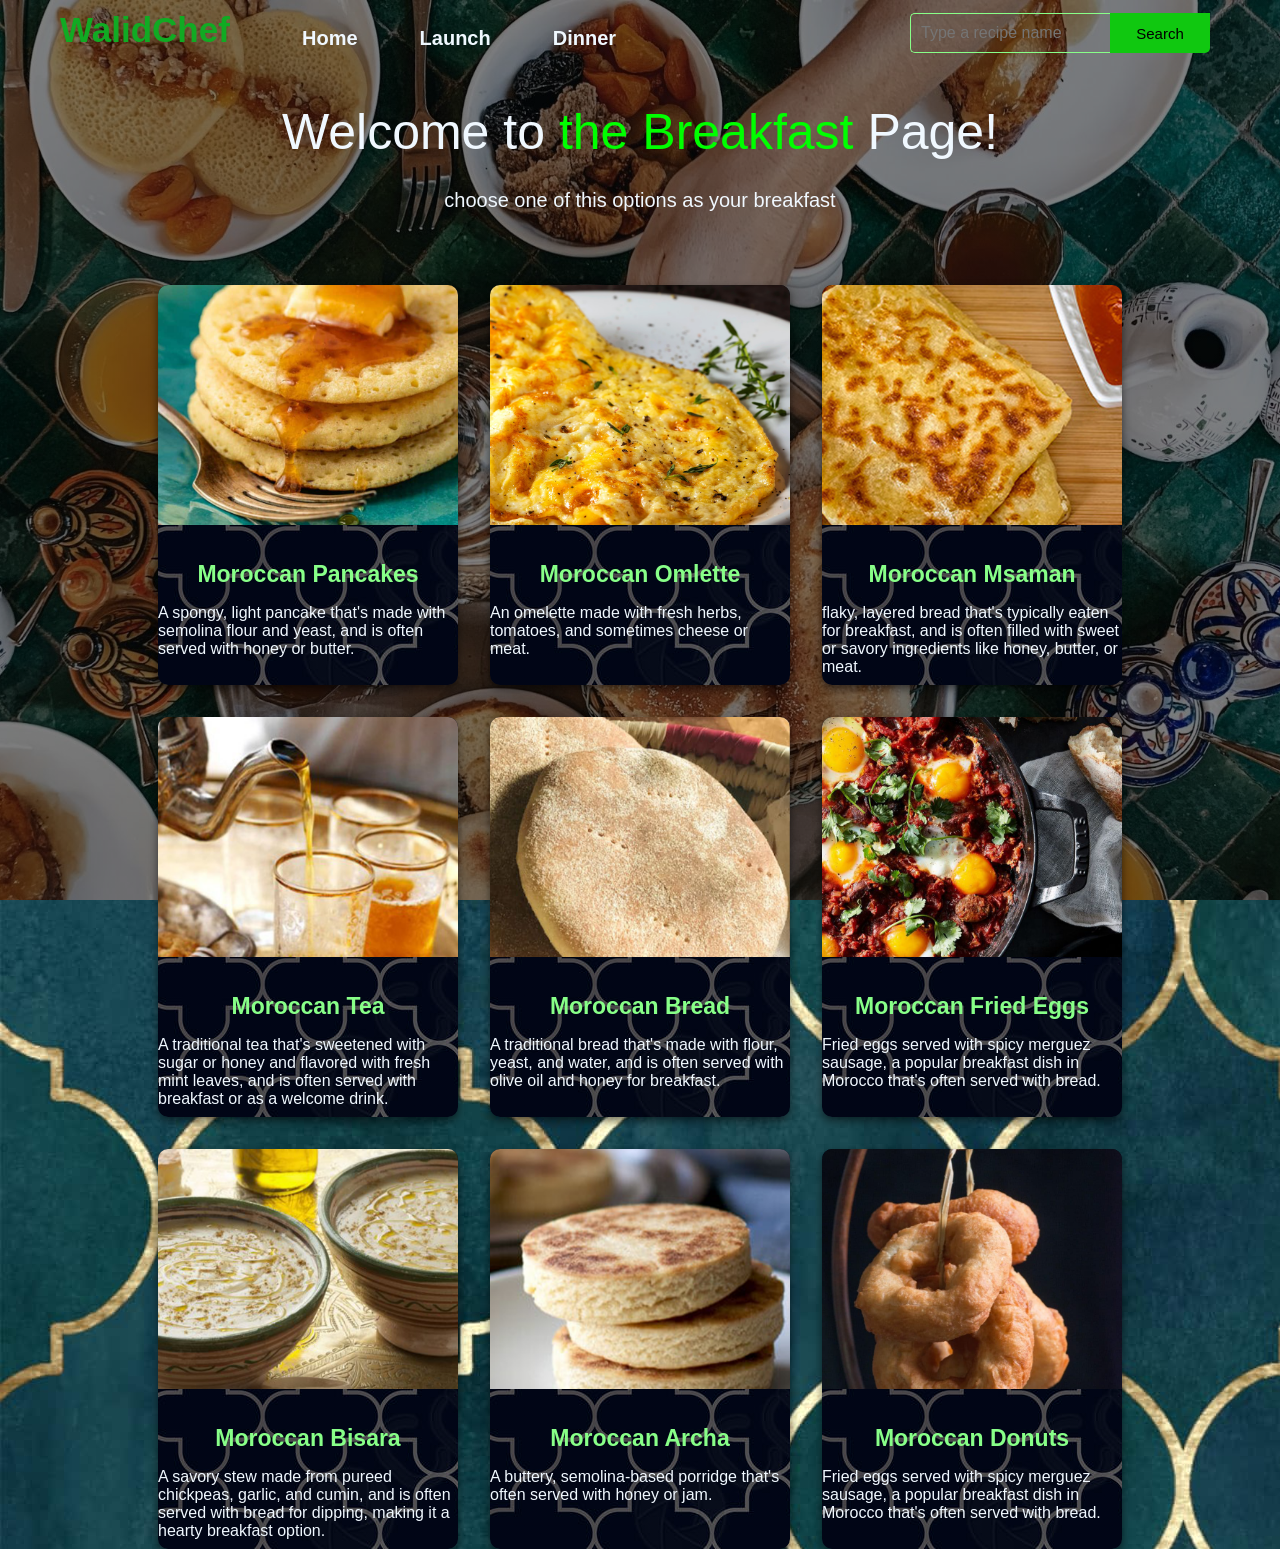
<file: website/breakfast.html>
<!DOCTYPE html>
<html lang="en" dir="ltr">
<head>
    
    <title> TheBreakfast </title>
    <link rel="stylesheet" href="breakfast.css">
</head>
<body background="images/2.jpg">
    <div class="main">
        <div class="navbar">
            <div class="icon">
                <h2 class="logo">WalidChef</h2>
            </div>

            <div class="menu">
                <ul>
                    <li><a href="index.html"class="button">Home</a></li>
                    <li><a href="launch.html"class="button">Launch</a></li>
                    <li><a href="Dinner.html"class="button">Dinner</a></li>

                    
                </ul>
            </div>

            <div class="search">
                <input class="srch" type="search" name="" placeholder="Type a recipe name">
                <button class="btn">Search</button>
              </div>
            <div class="container">
                <div class="welcome"><p>Welcome to <p1>the Breakfast</p1> Page!<br><p2>choose one of this options as your breakfast</p2></p></div>
                <div class="container">
                    <div class="image">
                      <img src="recipes/donut1.png" alt="Moroccan pancacke">
                      <div class="caption"><h1 href="index.html"class="button">Moroccan Pancakes</h1></div>
                            <p>A spongy, light pancake that's made with semolina flour and yeast, and is often served with honey or butter.</p>
                    </div>
                    <div class="image">
                      <img src="recipes/egg1.png" alt="Moroccan Omlette">
                      <div class="caption"><h1>Moroccan Omlette</h1></div>
                            <P>An omelette made with fresh herbs, tomatoes, and sometimes cheese or meat.</P>
                    </div>
                    <div class="image">
                      <img src="recipes/msaman1.png" alt="Moroccan Msaman">
                      <div class="caption"><h1>Moroccan Msaman</h1></div>
                        <P> flaky, layered bread that's typically eaten for breakfast, and is often filled with sweet or savory ingredients like honey, butter, or meat.</P>
                    </div>
                    <div class="image">
                        <img src="recipes/tea1.png" alt="Moroccan tea">
                        <div class="caption"><h1>Moroccan Tea</h1></div>
                          <P> A traditional tea that's sweetened with sugar or honey and flavored with fresh mint leaves, and is often served with breakfast or as a welcome drink.</P>
                      </div>
                      <div class="image">
                        <img src="recipes/bread1.png" alt="Moroccan Bread">
                        <div class="caption"><h1>Moroccan Bread</h1></div>
                          <P> A traditional bread that's made with flour, yeast, and water, and is often served with olive oil and honey for breakfast.</P>
                      </div>
                      <div class="image">
                        <img src="recipes/eggs1.png" alt="Moroccan Fried Eggs">
                        <div class="caption"><h1>Moroccan Fried Eggs</h1></div>
                          <P> Fried eggs served with spicy merguez sausage, a popular breakfast dish in Morocco that's often served with bread.</P>
                      </div>
                      <div class="image">
                        <img src="recipes/bisara1.png" alt="Moroccan Bisara">
                        <div class="caption"><h1>Moroccan Bisara</h1></div>
                          <P>A savory stew made from pureed chickpeas, garlic, and cumin, and is often served with bread for dipping, making it a hearty breakfast option.</P>
                         </div>
                         <div class="image">
                            <img src="recipes/archa1.png" alt="Moroccan Archa">
                            <div class="caption"><h1>Moroccan Archa</h1></div>
                              <P>A buttery, semolina-based porridge that's often served with honey or jam.</P>
                         </div>
                         <div class="image">
                            <img src="recipes/donut.jpg" alt="Moroccan Donuts">
                            <div class="caption"><h1>Moroccan Donuts</h1></div>
                              <P> Fried eggs served with spicy merguez sausage, a popular breakfast dish in Morocco that's often served with bread.</P>  
                  

            </div>
    </div>
</div>
</body>       
</html>
</file>
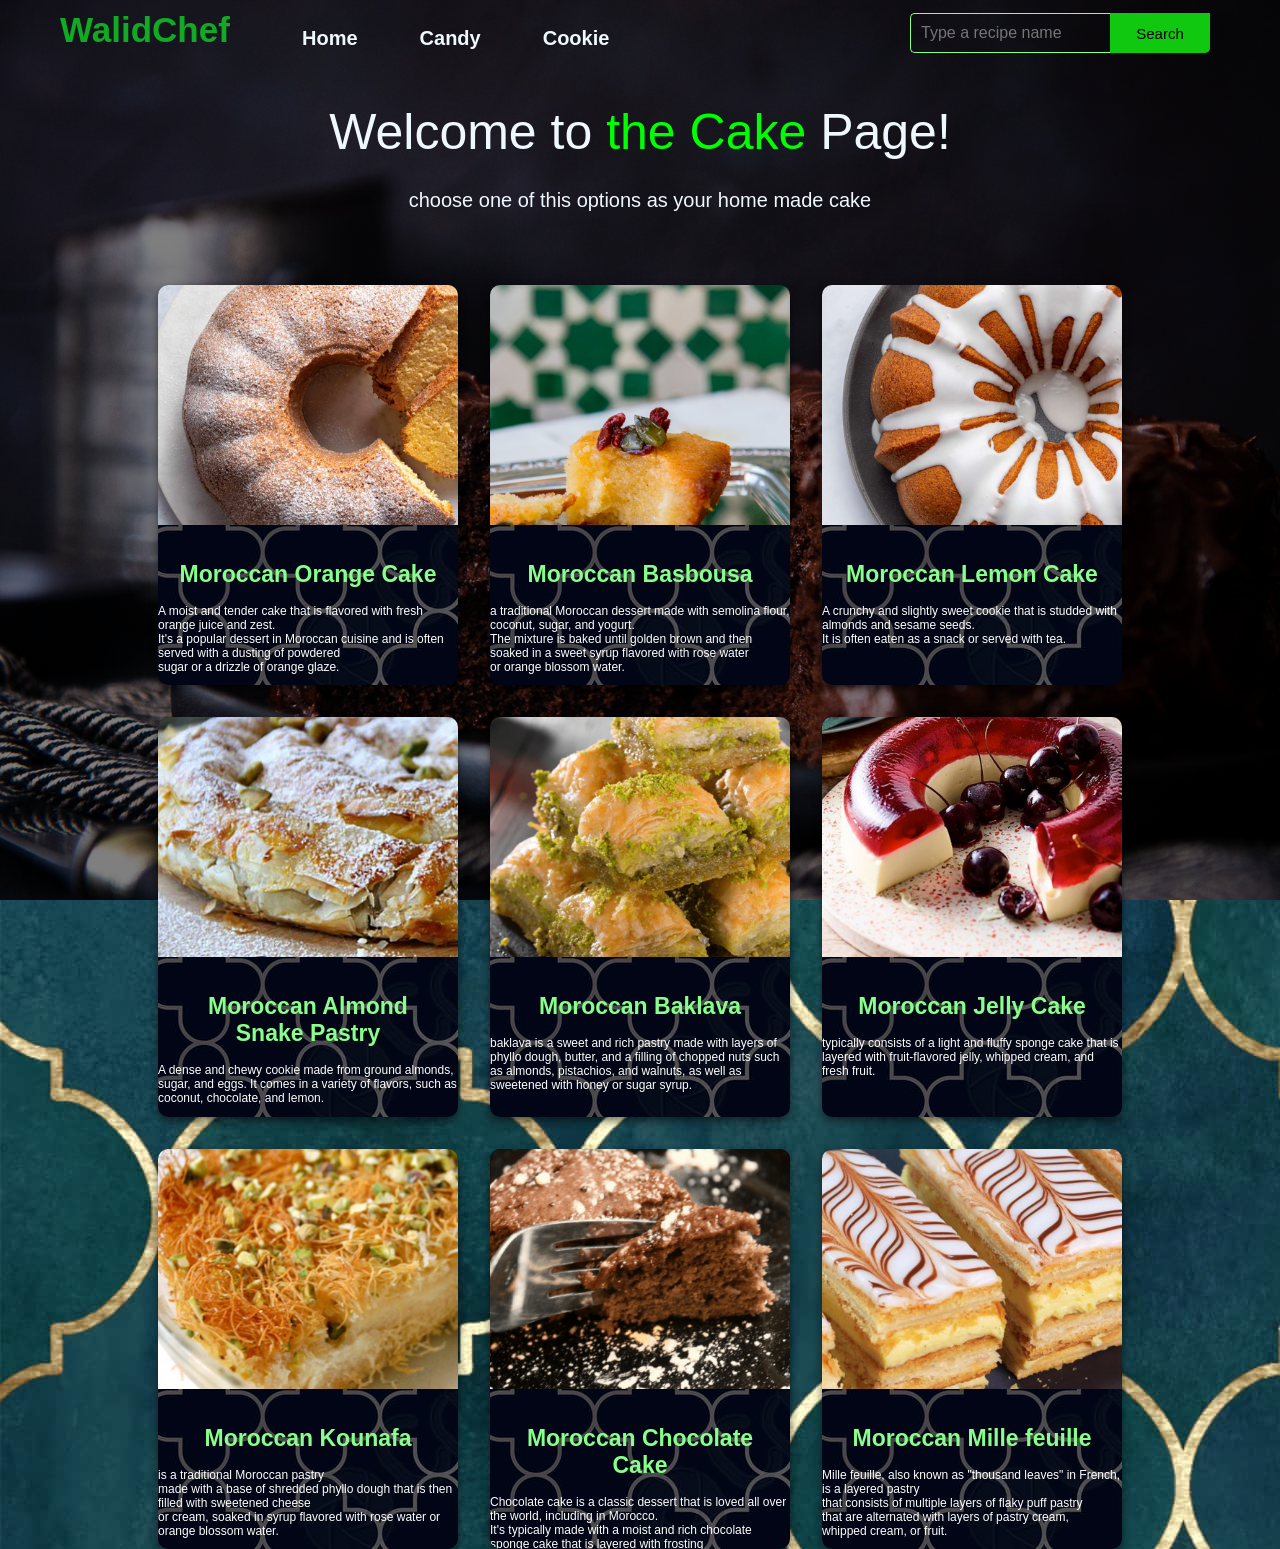
<file: website/cake.html>
<!DOCTYPE html>
<html lang="en" dir="ltr">
<head>
    
    <title> TheCandy </title>
    <link rel="stylesheet" href="cake.css">
</head>
<body background="images/2.jpg">
    <div class="main">
        <div class="navbar">
            <div class="icon">
                <h2 class="logo">WalidChef</h2>
            </div>

            <div class="menu">
                <ul>
                    <li><a href="index.html"class="button">Home</a></li>
                    <li><a href="candy.html"class="button">Candy</a></li>
                    <li><a href="cookie.html"class="button">Cookie</a></li>
                    
                </ul>
            </div>

            <div class="search">
                <input class="srch" type="search" name="" placeholder="Type a recipe name">
                <button class="btn">Search</button>
              </div>
            <div class="container">
                <div class="welcome"><p>Welcome to <p1>the Cake</p1> Page!<br><p2>choose one of this options as your home made cake</p2></p></div>
                <div class="container">
                    <div class="image">
                      <img src="cake/orange1.png" alt="Moroccan Orange Cake">
                      <div class="caption"><h1>Moroccan Orange Cake</h1></div>
                        <p>A moist and tender cake that is flavored with fresh orange juice and zest.<br> It's a popular dessert in Moroccan cuisine and is often served with a dusting of powdered<br> sugar or a drizzle of orange glaze.</p>
                    </div>
                    <div class="image">
                      <img src="cake/maskouta1.png" alt="Moroccan Basbousa">
                      <div class="caption"><h1>Moroccan Basbousa</h1></div>
                        <P>a traditional Moroccan dessert made with semolina flour, coconut, sugar, and yogurt.<br> The mixture is baked until golden brown and then soaked in a sweet syrup flavored with rose water<br> or orange blossom water.</P>
                    </div>
                    <div class="image">
                      <img src="cake/lemon1.png" alt="Moroccan Lemon Cake">
                      <div class="caption"><h1>Moroccan Lemon Cake</h1></div>
                        <P> A crunchy and slightly sweet cookie that is studded with almonds and sesame seeds.<br> It is often eaten as a snack or served with tea.</P>
                    </div>
                    <div class="image">
                        <img src="cake/snake1.png" alt="Moroccan Almond Snake Pastry">
                        <div class="caption"><h1>Moroccan Almond Snake Pastry</h1></div>
                         <P>A dense and chewy cookie made from ground almonds, sugar, and eggs. It comes in a variety of flavors, such as coconut, chocolate, and lemon.</P>
                      </div>
                      <div class="image">
                        <img src="cake/baklava1.png" alt="Moroccan Baklava">
                        <div class="caption"><h1>Moroccan Baklava</h1></div>
                         <P>baklava is a sweet and rich pastry made with layers of phyllo dough, butter, and a filling of chopped nuts such as almonds, pistachios, and walnuts, as well as sweetened with honey or sugar syrup.</P>
                      </div>
                      <div class="image">
                        <img src="cake/jelly1.png" alt="Moroccan Jelly cake">
                        <div class="caption"><h1>Moroccan Jelly Cake</h1></div>
                         <P> typically consists of a light and fluffy sponge cake that is layered with fruit-flavored jelly, whipped cream, and fresh fruit.</P>
                      </div>
                      <div class="image">
                        <img src="cake/kounafa1.png" alt="Moroccan Kounafa">
                        <div class="caption"><h1>Moroccan Kounafa</h1></div>
                          <P>is a traditional Moroccan pastry<br> made with a base of shredded phyllo dough that is then filled with sweetened cheese<br> or cream, soaked in syrup flavored with rose water or orange blossom water.</P>
                         </div>
                         <div class="image">
                            <img src="cake/choco1.png" alt="Moroccan Chocolate cake">
                            <div class="caption"><h1>Moroccan Chocolate Cake</h1></div>
                          <P>Chocolate cake is a classic dessert that is loved all over the world, including in Morocco.<br> It's typically made with a moist and rich chocolate sponge cake that is layered with frosting<br> or ganache and then decorated with chocolate shavings, fresh berries,<br> or other toppings.</P>
                         </div>
                         <div class="image">
                            <img src="cake/mille1.png" alt="Moroccan Mille feuille">
                            <div class="caption"><h1>Moroccan Mille feuille</h1></div>
                          <P>Mille feuille, also known as "thousand leaves" in French, is a layered pastry<br> that consists of multiple layers of flaky puff pastry<br> that are alternated with layers of pastry cream,<br> whipped cream, or fruit.</P>  
                  

            </div>
    </div>
</div>
</body>       
</html>
</file>
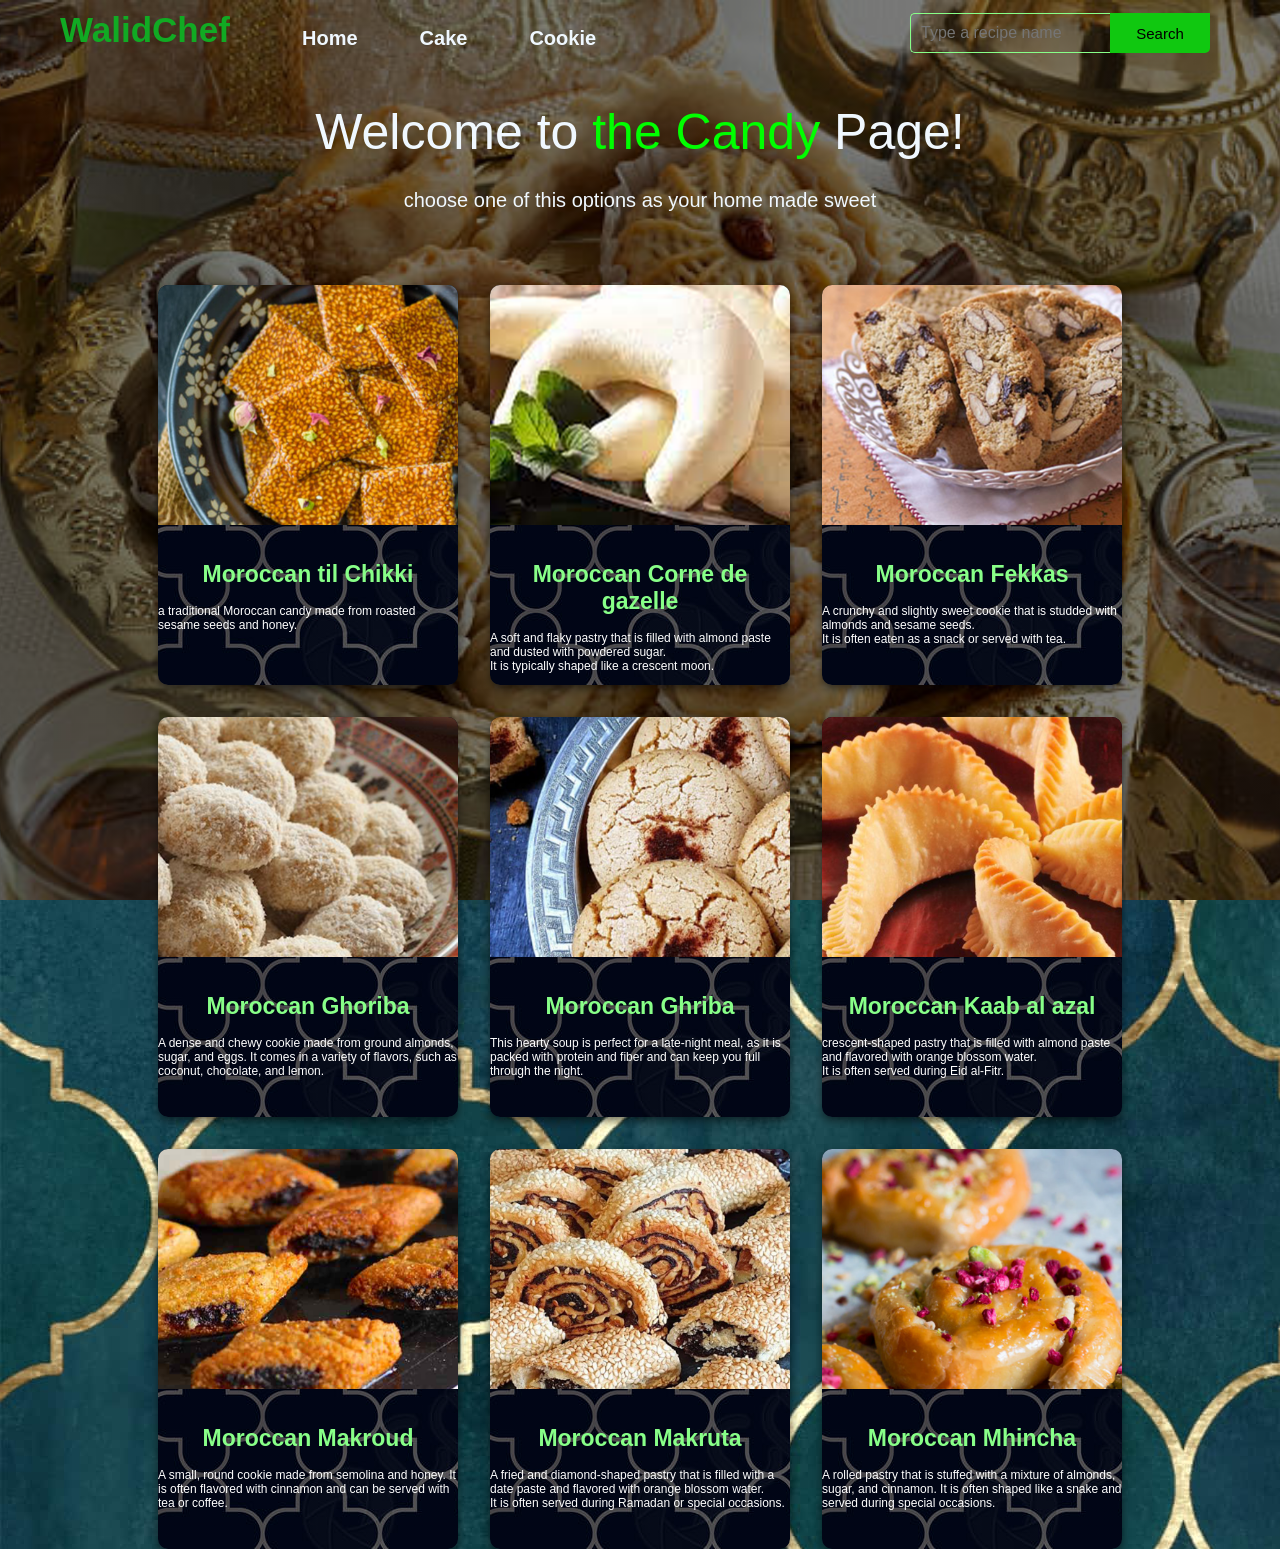
<file: website/candy.html>
<!DOCTYPE html>
<html lang="en" dir="ltr">
<head>
    
    <title> TheCandy </title>
    <link rel="stylesheet" href="candy.css">
</head>
<body background="images/2.jpg">
    <div class="main">
        <div class="navbar">
            <div class="icon">
                <h2 class="logo">WalidChef</h2>
            </div>

            <div class="menu">
                <ul>
                    <li><a href="index.html"class="button">Home</a></li>
                    <li><a href="cake.html"class="button">Cake</a></li>
                    <li><a href="cookie.html"class="button">Cookie</a></li>
                    
                </ul>
            </div>

            <div class="search">
                <input class="srch" type="search" name="" placeholder="Type a recipe name">
                <button class="btn">Search</button>
              </div>
            <div class="container">
                <div class="welcome"><p>Welcome to <p1>the Candy</p1> Page!<br><p2>choose one of this options as your home made sweet</p2></p></div>
                <div class="container">
                    <div class="image">
                      <img src="candy/chiki1.png" alt="Moroccan Chiki">
                      <div class="caption"><h1>Moroccan til Chikki</h1></div>
                            <p>a traditional Moroccan candy made from roasted sesame seeds and honey. </p>
                    </div>
                    <div class="image">
                      <img src="candy/corne1.png" alt="Moroccan Corne">
                      <div class="caption"><h1>Moroccan Corne de gazelle</h1></div>
                            <P>A soft and flaky pastry that is filled with almond paste and dusted with powdered sugar.<br> It is typically shaped like a crescent moon.</P>
                    </div>
                    <div class="image">
                      <img src="candy/fekkas1.png" alt="Moroccan fekkas">
                      <div class="caption"><h1>Moroccan Fekkas</h1></div>
                        <P> A crunchy and slightly sweet cookie that is studded with almonds and sesame seeds.<br> It is often eaten as a snack or served with tea.</P>
                    </div>
                    <div class="image">
                        <img src="candy/ghoriba1.png" alt="Moroccan ghoriba">
                        <div class="caption"><h1>Moroccan Ghoriba</h1></div>
                          <P>A dense and chewy cookie made from ground almonds, sugar, and eggs. It comes in a variety of flavors, such as coconut, chocolate, and lemon.</P>
                      </div>
                      <div class="image">
                        <img src="candy/ghriba1.png" alt="Moroccan ghriba">
                        <div class="caption"><h1>Moroccan Ghriba</h1></div>
                          <P>This hearty soup is perfect for a late-night meal, as it is packed with protein and fiber and can keep you full through the night.</P>
                      </div>
                      <div class="image">
                        <img src="candy/kaab1.png" alt="Moroccan Kaab al azal">
                        <div class="caption"><h1>Moroccan Kaab al azal</h1></div>
                          <P> crescent-shaped pastry that is filled with almond paste and flavored with orange blossom water.<br> It is often served during Eid al-Fitr.</P>
                      </div>
                      <div class="image">
                        <img src="candy/makroud1.png" alt="Moroccan Makroud">
                        <div class="caption"><h1>Moroccan Makroud</h1></div>
                          <P>A small, round cookie made from semolina and honey. It is often flavored with cinnamon and can be served with tea or coffee.</P>
                         </div>
                         <div class="image">
                            <img src="candy/makruta.png" alt="Moroccan Makruta">
                            <div class="caption"><h1>Moroccan Makruta</h1></div>
                              <P> A fried and diamond-shaped pastry that is filled with a date paste and flavored with orange blossom water.<br> It is often served during Ramadan or special occasions.</P>
                         </div>
                         <div class="image">
                            <img src="candy/mhincha1.png" alt="Moroccan Mhincha">
                            <div class="caption"><h1>Moroccan Mhincha</h1></div>
                              <P>A rolled pastry that is stuffed with a mixture of almonds, sugar, and cinnamon. It is often shaped like a snake and served during special occasions.</P>  
                  

            </div>
    </div>
</div>
</body>       
</html>
</file>
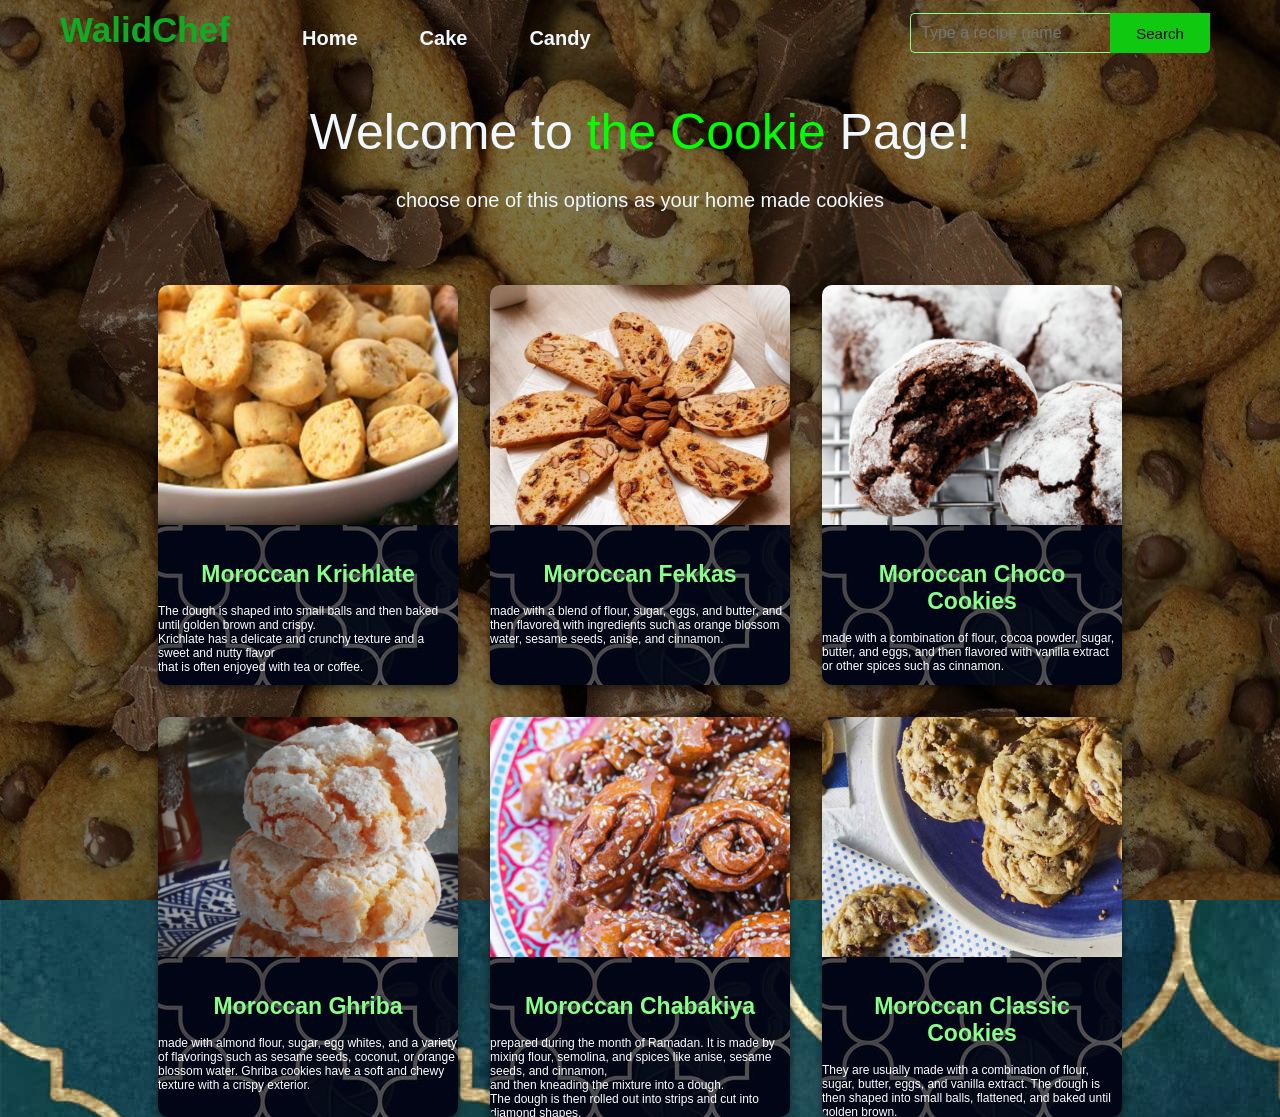
<file: website/cookie.html>
<!DOCTYPE html>
<html lang="en" dir="ltr">
<head>
    
    <title> TheCookie </title>
    <link rel="stylesheet" href="cookie.css">
</head>
<body background="images/2.jpg">
    <div class="main">
        <div class="navbar">
            <div class="icon">
                <h2 class="logo">WalidChef</h2>
            </div>

            <div class="menu">
                <ul>
                    <li><a href="index.html"class="button">Home</a></li>
                    <li><a href="cake.html"class="button">Cake</a></li>
                    <li><a href="candy.html"class="button">Candy</a></li>
                    
                </ul>
            </div>

            <div class="search">
                <input class="srch" type="search" name="" placeholder="Type a recipe name">
                <button class="btn">Search</button>
              </div>
            <div class="container">
                <div class="welcome"><p>Welcome to <p1>the Cookie</p1> Page!<br><p2>choose one of this options as your home made cookies</p2></p></div>
                <div class="container">
                    <div class="image">
                      <img src="cookie/krich1.png" alt="Moroccan Krichlate">
                      <div class="caption"><h1>Moroccan Krichlate</h1></div>
                            <p>The dough is shaped into small balls and then baked until golden brown and crispy.<br> Krichlate has a delicate and crunchy texture and a sweet and nutty flavor<br> that is often enjoyed with tea or coffee. </p>
                    </div>
                    <div class="image">
                      <img src="cookie/fekkas1.png" alt="Moroccan Fekkas">
                      <div class="caption"><h1>Moroccan Fekkas</h1></div>
                            <P> made with a blend of flour, sugar, eggs, and butter, and then flavored with ingredients such as orange blossom water, sesame seeds, anise, and cinnamon.</P>
                    </div>
                    <div class="image">
                      <img src="cookie/choco1.png" alt="Moroccan Choco Cookies">
                      <div class="caption"><h1>Moroccan Choco Cookies</h1></div>
                        <P>made with a combination of flour, cocoa powder, sugar, butter, and eggs, and then flavored with vanilla extract or other spices such as cinnamon.</P>
                    </div>
                    <div class="image">
                        <img src="cookie/ghriba1.png" alt="Moroccan Ghriba">
                        <div class="caption"><h1>Moroccan Ghriba</h1></div>
                          <P>made with almond flour, sugar, egg whites, and a variety of flavorings such as sesame seeds, coconut, or orange blossom water. Ghriba cookies have a soft and chewy texture with a crispy exterior.</P>
                      </div>
                      <div class="image">
                        <img src="cookie/chabaka1.png" alt="Moroccan Chabakiya">
                        <div class="caption"><h1>Moroccan Chabakiya</h1></div>
                          <P>prepared during the month of Ramadan. It is made by mixing flour, semolina, and spices like anise, sesame seeds, and cinnamon,<br> and then kneading the mixture into a dough.<br> The dough is then rolled out into strips and cut into diamond shapes.</P>
                      </div>
                      <di class="image">
                        <img src="cookie/cookie1.png" alt="Moroccan Classic Cookies">
                        <div class="caption"><h1>Moroccan Classic Cookies</h1></div>
                          <P> They are usually made with a combination of flour, sugar, butter, eggs, and vanilla extract. The dough is then shaped into small balls, flattened, and baked until golden brown.</P>                
            </div>
    </div>
</div>
</body>       
</html>
</file>
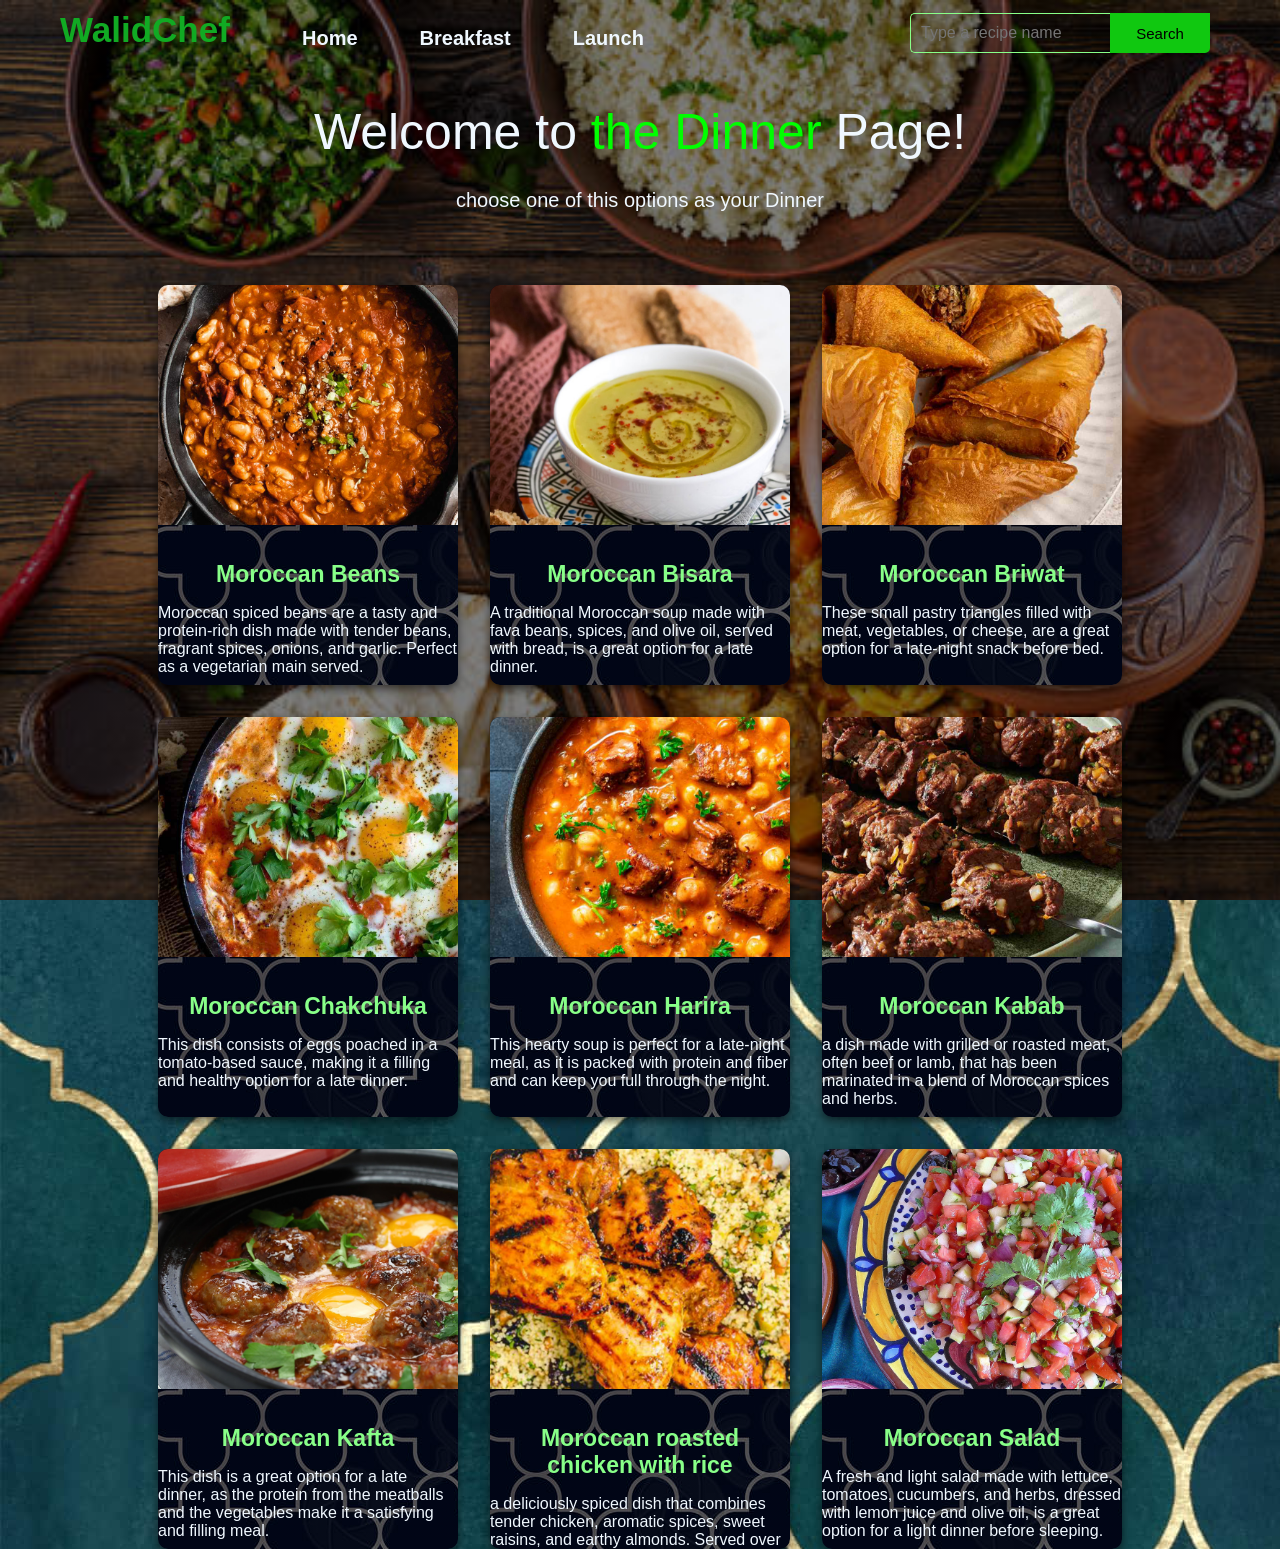
<file: website/Dinner.html>
<!DOCTYPE html>
<html lang="en" dir="ltr">
<head>
    
    <title> TheBreakfast </title>
    <link rel="stylesheet" href="launch.css">
</head>
<body background="images/2.jpg">
    <div class="main">
        <div class="navbar">
            <div class="icon">
                <h2 class="logo">WalidChef</h2>
            </div>

            <div class="menu">
                <ul>
                    <li><a href="index.html"class="button">Home</a></li>
                    <li><a href="breakfast.html"class="button">Breakfast</a></li>
                    <li><a href="launch.html"class="button">Launch</a></li>
                    
                </ul>
            </div>

            <div class="search">
                <input class="srch" type="search" name="" placeholder="Type a recipe name">
                <button class="btn">Search</button>
              </div>
            <div class="container">
                <div class="welcome"><p>Welcome to <p1>the Dinner</p1> Page!<br><p2>choose one of this options as your Dinner</p2></p></div>
                <div class="container">
                    <div class="image">
                      <img src="dinner/bean1.png" alt="Moroccan Beans">
                      <div class="caption"><h1>Moroccan Beans</h1></div>
                            <p>Moroccan spiced beans are a tasty and protein-rich dish made with tender beans, fragrant spices, onions, and garlic. Perfect as a vegetarian main served.</p>
                    </div>
                    <div class="image">
                      <img src="dinner/bisara1.png" alt="Moroccan Bisara">
                      <div class="caption"><h1>Moroccan Bisara</h1></div>
                            <P>A traditional Moroccan soup made with fava beans, spices, and olive oil, served with bread, is a great option for a late dinner.</P>
                    </div>
                    <div class="image">
                      <img src="dinner/briwa1.png" alt="Moroccan Briwat">
                      <div class="caption"><h1>Moroccan Briwat</h1></div>
                        <P>These small pastry triangles filled with meat, vegetables, or cheese, are a great option for a late-night snack before bed.</P>
                    </div>
                    <div class="image">
                        <img src="dinner/chakchuka1.png" alt="Moroccan Chakchuka">
                        <div class="caption"><h1>Moroccan Chakchuka</h1></div>
                          <P>This dish consists of eggs poached in a tomato-based sauce, making it a filling and healthy option for a late dinner.</P>
                      </div>
                      <div class="image">
                        <img src="dinner/harira1.png" alt="Moroccan Harira">
                        <div class="caption"><h1>Moroccan Harira</h1></div>
                          <P>This hearty soup is perfect for a late-night meal, as it is packed with protein and fiber and can keep you full through the night.</P>
                      </div>
                      <div class="image">
                        <img src="dinner/kabab1.png" alt="Moroccan Kabab">
                        <div class="caption"><h1>Moroccan Kabab</h1></div>
                          <P>a dish made with grilled or roasted meat, often beef or lamb, that has been marinated in a blend of Moroccan spices and herbs.</P>
                      </div>
                      <div class="image">
                        <img src="dinner/kafta.png" alt="Moroccan Kafta">
                        <div class="caption"><h1>Moroccan Kafta</h1></div>
                          <P>This dish is a great option for a late dinner, as the protein from the meatballs and the vegetables make it a satisfying and filling meal.</P>
                         </div>
                         <div class="image">
                            <img src="dinner/rice1.png" alt="Moroccan Chicken with Rice">
                            <div class="caption"><h1>Moroccan roasted chicken with rice</h1></div>
                              <P>a deliciously spiced dish that combines tender chicken, aromatic spices, sweet raisins, and earthy almonds. Served over fluffy and lightly seasoned rice, it's a satisfying and flavorful meal.</P>
                         </div>
                         <div class="image">
                            <img src="dinner/salad1.png" alt="Moroccan Salad">
                            <div class="caption"><h1>Moroccan Salad</h1></div>
                              <P>A fresh and light salad made with lettuce, tomatoes, cucumbers, and herbs, dressed with lemon juice and olive oil, is a great option for a light dinner before sleeping.</P>  
                  

            </div>
    </div>
</div>
</body>       
</html>
</file>
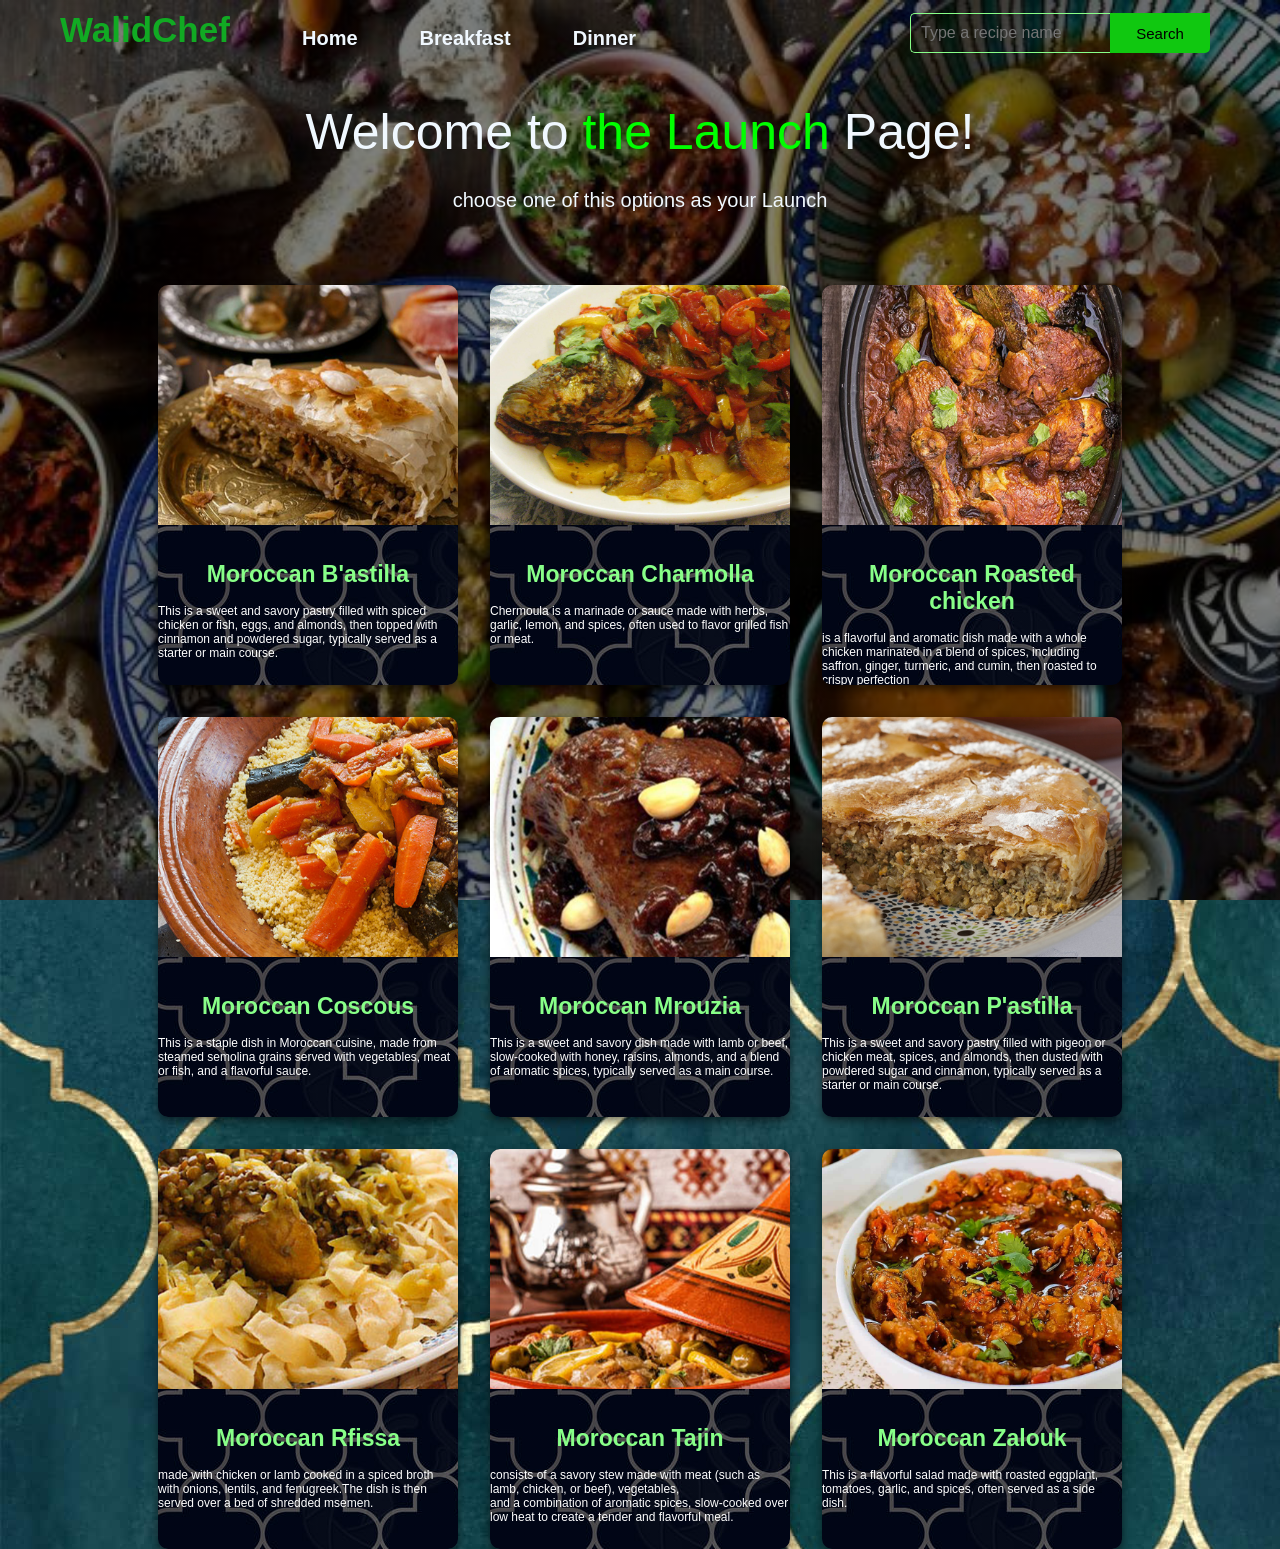
<file: website/launch.html>
<!DOCTYPE html>
<html lang="en" dir="ltr">
<head>
    
    <title> TheBreakfast </title>
    <link rel="stylesheet" href="dinner.css">
</head>
<body background="images/2.jpg">
    <div class="main">
        <div class="navbar">
            <div class="icon">
                <h2 class="logo">WalidChef</h2>
            </div>

            <div class="menu">
                <ul>
                    <li><a href="index.html"class="button">Home</a></li>
                    <li><a href="breakfast.html"class="button">Breakfast</a></li>
                    <li><a href="Dinner.html"class="button">Dinner</a></li>
                    
                </ul>
            </div>

            <div class="search">
                <input class="srch" type="search" name="" placeholder="Type a recipe name">
                <button class="btn">Search</button>
              </div>
            <div class="container">
                <div class="welcome"><p>Welcome to <p1>the Launch</p1> Page!<br><p2>choose one of this options as your Launch</p2></p></div>
                <div class="container">
                    <div class="image">
                      <img src="launch/bastilla1.png"alt="Moroccan B'astilla">
                      <div class="caption"><h1>Moroccan B'astilla</h1></div>
                            <p>This is a sweet and savory pastry filled with spiced chicken or fish, eggs, and almonds, then topped with cinnamon and powdered sugar, typically served as a starter or main course.</p>
                    </div>
                    <div class="image">
                      <img src="launch/charmola1.png" alt="Moroccan Charmola">
                      <div class="caption"><h1>Moroccan Charmolla</h1></div>
                            <P>Chermoula is a marinade or sauce made with herbs, garlic, lemon, and spices, often used to flavor grilled fish or meat.</P>
                    </div>
                    <div class="image">
                      <img src="launch/chiken1.png" alt="Moroccan Roasted chicken">
                      <div class="caption"><h1>Moroccan Roasted chicken</h1></div>
                        <P>is a flavorful and aromatic dish made with a whole chicken marinated in a blend of spices, including saffron, ginger, turmeric, and cumin, then roasted to crispy perfection</P>
                    </div>
                    <div class="image">
                        <img src="launch/coscous1.png" alt="Moroccan Coscous">
                        <div class="caption"><h1>Moroccan Coscous</h1></div>
                          <P> This is a staple dish in Moroccan cuisine, made from steamed semolina grains served with vegetables, meat or fish, and a flavorful sauce.</P>
                      </div>
                      <div class="image">
                        <img src="launch/mrouzia1.png" alt="Moroccan Mrouzia">
                        <div class="caption"><h1>Moroccan Mrouzia</h1></div>
                          <P>This is a sweet and savory dish made with lamb or beef, slow-cooked with honey, raisins, almonds, and a blend of aromatic spices, typically served as a main course.</P>
                      </div>
                      <div class="image">
                        <img src="launch/pastilla1.png" alt="Moroccan P'astilla">
                        <div class="caption"><h1>Moroccan P'astilla</h1></div>
                          <P>This is a sweet and savory pastry filled with pigeon or chicken meat, spices, and almonds, then dusted with powdered sugar and cinnamon, typically served as a starter or main course.</P>
                      </div>
                      <div class="image">
                        <img src="launch/rfissa1.png" alt="Moroccan Rfissa">
                        <div class="caption"><h1>Moroccan Rfissa</h1></div>
                          <P> made with chicken or lamb cooked in a spiced broth with onions, lentils, and fenugreek.The dish is then served over a bed of shredded msemen.</P>
                         </div>
                         <div class="image">
                            <img src="launch/tajin1.png" alt="Moroccan Tajin">
                            <div class="caption"><h1>Moroccan Tajin</h1></div>
                              <P>consists of a savory stew made with meat (such as lamb, chicken, or beef), vegetables,<br> and a combination of aromatic spices, slow-cooked over low heat to create a tender and flavorful meal.</P>
                         </div>
                         <div class="image">
                            <img src="launch/zalouk1.png" alt="Moroccan Zalouk">
                            <div class="caption"><h1>Moroccan Zalouk</h1></div>
                              <P> This is a flavorful salad made with roasted eggplant, tomatoes, garlic, and spices, often served as a side dish.</P>  
                  

            </div>
    </div>
</div>
</body>       
</html>
</file>
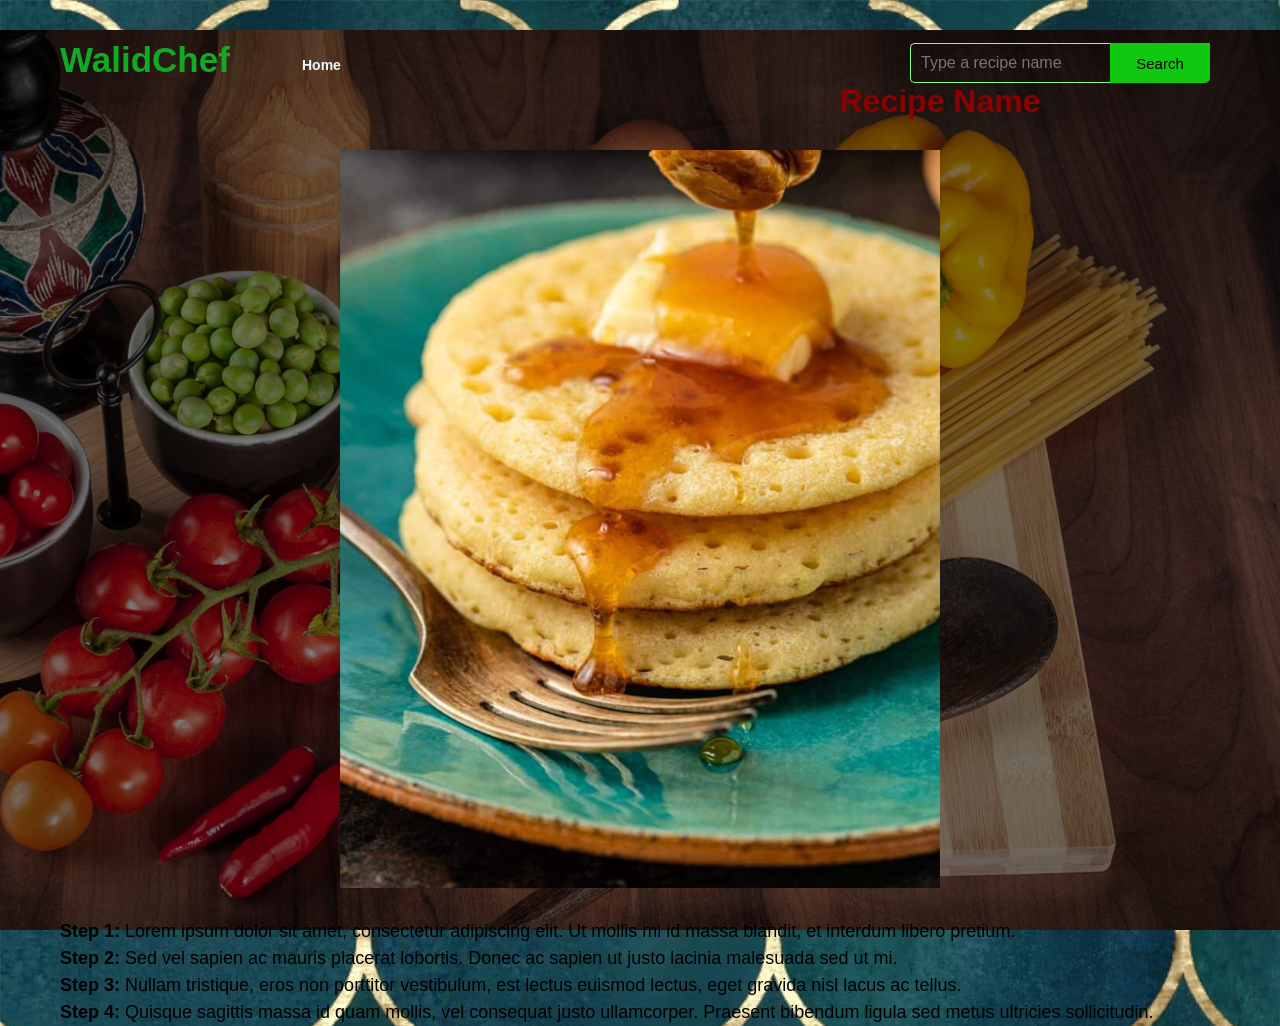
<file: website/steps.html>
<!DOCTYPE html>
<html lang="en" dir="ltr">
<head>
    
    <title> TheBreakfast </title>
    <link rel="stylesheet" href="steps.css">
</head>
<body background="images/2.jpg">
    <div class="main">
        <div class="navbar">
            <div class="icon">
                <h2 class="logo">WalidChef</h2>
            </div>

            <div class="menu">
                <ul>
                    <li><a href="index.html"class="button">Home</a></li>
                    
                </ul>
            </div>

            <div class="search">
                <input class="srch" type="search" name="" placeholder="Type a recipe name">
                <button class="btn">Search</button>
              </div>
              <body>
                <h1>Recipe Name</h1>
                <img class="recipe-img" src=recipes/donut1.png alt="Recipe Image">
                <div class="steps">
                    <p><strong>Step 1:</strong> Lorem ipsum dolor sit amet, consectetur adipiscing elit. Ut mollis mi id massa blandit, et interdum libero pretium.</p>
                    <p><strong>Step 2:</strong> Sed vel sapien ac mauris placerat lobortis. Donec ac sapien ut justo lacinia malesuada sed ut mi.</p>
                    <p><strong>Step 3:</strong> Nullam tristique, eros non porttitor vestibulum, est lectus euismod lectus, eget gravida nisl lacus ac tellus.</p>
                    <p><strong>Step 4:</strong> Quisque sagittis massa id quam mollis, vel consequat justo ullamcorper. Praesent bibendum ligula sed metus ultricies sollicitudin.</p>
    </div>
 </body>
</html>
</file>
<file: website/breakfast.css>
*{
    margin: 0;
    padding: 0;
    font-family: sans-serif;
}

.main{
    width: 100%;
    background-image:  linear-gradient(rgba(0,0,0,0.5)50%, rgba(0,0,0,0.5)50%), url("recipes/ftor.jpg");
    background-position: center;
    background-size: cover;
    height: 100vh; 

}

.navbar{
    width: 1200px;
    height: 75px;
    margin: auto;
}

.icon{
    width: 200px;
    float: left;
    height: 70px;
}

.logo{
    color: rgb(17, 170, 35);
    font-size: 35px;
    font-family: Arial;
    padding-left: 20px;
    float:left;
    padding-top: 10px;
}

.menu{
    width: 400px;
    float: left;
    height: 70px;

}

ul{
    float: left;
    display: flex;
    justify-content: center;
    align-items: center;
}

ul li{
    list-style: none;
    margin-left: 62px;
    margin-top: 27px;
    font-size: 20px;
    border-radius: -10px;
    box-sizing: border-box;
    background-size: cover;
}

ul li a{
    text-decoration: none;
    color: aliceblue;
    font-family: Arial;
    font-weight: bold;
    transition: 0.4s ease-in-out;
}

ul li a:hover{
    color: #88ff88;
}

.search{
    width: 330px;
    float: left;
    margin-left: 270px;
}

.srch{
    font-family:'Arial';
    width:200px;
    height: 40px;
    background: transparent;
    border: 1px solid #88ff88;
    margin-top: 13px;
    color:rgb(252, 252, 252);
    border-right:#88ff88;
    font-size: 16px;
    float:left;
    padding: 10px;
    border-bottom-left-radius: 5px;
    border-top-left-radius: 5px;
}

.btn{
    width: 100px;
    height: 40px;
    background: #10c810;
    border: 2px solid #10c810;
    margin-top: 13px;
    color: rgb(1, 1, 1);
    font-size: 15px;
    border-bottom-right-radius: 5px;
    border-bottom-right-radius: 5px;
}

.btn:focus{
    outline: none;
}

.srch:focus{
    outline: none;

}
.container {
    display: flex;
    justify-content: space-between;
    align-items: center;
    height: 400px;
    margin-left: -600px;
    
  }
  
  .image {
    width: 100%;
    background-image: linear-gradient(rgba(0,0,0,0.5)50%, rgba(0,0,0,0.5)50%), url("images/3.jpg");
    
  }
  
  .image img {
    width: 50%;
    height: auto;
    object-fit: cover;
  }
  
  .caption { 
    text-align: center;
    font-size: 1.2rem;
    font-weight: bold;
    margin-top: 1rem;
    color: aliceblue;
  }
  .container {
    margin-top: 50px;
    display: flex;
    flex-wrap: wrap;
    justify-content: center;
    align-items: center;
   
  }
  
  .image {
  
    width: 300px;
    height: 400px;
    margin: 1rem;
    box-shadow: 0 4px 8px 0 rgba(0, 0, 0, 0.529);
    transition: 0.3s;
    border-radius: 10px;
    overflow: hidden;
  }
  
  .image:hover {
    box-shadow: 0 8px 16px 0 rgba(0, 0, 0, 0.679);
  }
  
  .image img {
    width: 100%;
    height: 60%;
    object-fit: cover;
  }
  
  .caption {
    padding: 1rem;
    text-align: center;
  }
  
  .caption h2 {
    font-size: 1.5rem;
    font-weight: bold;
    margin-bottom: 0.5rem;
  }
  
  .caption p {
    font-size: 1.2rem;
    line-height: 1.5;
   
  }

  .image P{
    color: aliceblue;
  }

  .caption h1{
    color: #88ff88;
    font-size: 23px;
  }

.welcome p{
    text-align: center;
    margin-left: -600px;
    margin-top: 50px;
    font-size: 50px;
    color: aliceblue;
    font-family: Arial;
}
.welcome p2{
    font-size: 20px;
    text-align: center;
    color: aliceblue;
    font-family: Arial;
}
.welcome p1{
    color: #00ff00;
}
</file>
<file: website/cake.css>
*{
    margin: 0;
    padding: 0;
    font-family: sans-serif;
}

.main{
    width: 100%;
    background-image:  linear-gradient(rgba(0,0,0,0.5)50%, rgba(0,0,0,0.5)50%), url("images/A1.jpg");
    background-position: center;
    background-size: cover;
    height: 100vh; 

}

.navbar{
    width: 1200px;
    height: 75px;
    margin: auto;
}

.icon{
    width: 200px;
    float: left;
    height: 70px;
}

.logo{
    color: rgb(17, 170, 35);
    font-size: 35px;
    font-family: Arial;
    padding-left: 20px;
    float:left;
    padding-top: 10px;
}

.menu{
    width: 400px;
    float: left;
    height: 70px;

}

ul{
    float: left;
    display: flex;
    justify-content: center;
    align-items: center;
}

ul li{
    list-style: none;
    margin-left: 62px;
    margin-top: 27px;
    font-size: 20px;
    border-radius: -10px;
    box-sizing: border-box;
    background-size: cover;
}

ul li a{
    text-decoration: none;
    color: aliceblue;
    font-family: Arial;
    font-weight: bold;
    transition: 0.4s ease-in-out;
}

ul li a:hover{
    color: #88ff88;
}

.search{
    width: 330px;
    float: left;
    margin-left: 270px;
}

.srch{
    font-family:'Arial';
    width:200px;
    height: 40px;
    background: transparent;
    border: 1px solid #88ff88;
    margin-top: 13px;
    color:rgb(252, 252, 252);
    border-right:#88ff88;
    font-size: 16px;
    float:left;
    padding: 10px;
    border-bottom-left-radius: 5px;
    border-top-left-radius: 5px;
}

.btn{
    width: 100px;
    height: 40px;
    background: #10c810;
    border: 2px solid #10c810;
    margin-top: 13px;
    color: rgb(1, 1, 1);
    font-size: 15px;
    border-bottom-right-radius: 5px;
    border-bottom-right-radius: 5px;
}

.btn:focus{
    outline: none;
}

.srch:focus{
    outline: none;

}
.container {
    display: flex;
    justify-content: space-between;
    align-items: center;
    height: 400px;
    margin-left: -600px;
    
  }
  
  .image {
    width: 100%;
    background-image: linear-gradient(rgba(0,0,0,0.5)50%, rgba(0,0,0,0.5)50%), url("images/3.jpg");
    
  }
  
  .image img {
    width: 50%;
    height: auto;
    object-fit: cover;
  }
  
  .caption { 
    text-align: center;
    font-size: 1.2rem;
    font-weight: bold;
    margin-top: 1rem;
    color: aliceblue;
  }
  .container {
    margin-top: 50px;
    display: flex;
    flex-wrap: wrap;
    justify-content: center;
    align-items: center;
   
  }
  
  .image {
  
    width: 300px;
    height: 400px;
    margin: 1rem;
    box-shadow: 0 4px 8px 0 rgba(0, 0, 0, 0.529);
    transition: 0.3s;
    border-radius: 10px;
    overflow: hidden;
  }
  
  .image:hover {
    box-shadow: 0 8px 16px 0 rgba(0, 0, 0, 0.679);
  }
  
  .image img {
    width: 100%;
    height: 60%;
    object-fit: cover;
  }
  
  .caption {
    padding: 1rem;
    text-align: center;
  }
  
  .caption h2 {
    font-size: 1.5rem;
    font-weight: bold;
    margin-bottom: 0.5rem;
  }
  
  .caption p {
    font-size: 1.2rem;
    line-height: 1.5;
   
  }

  .image P{
    color: rgb(255, 255, 255);
    font-size: 12px;
  }

  .caption h1{
    color: #88ff88;
    font-size: 23px;
  }

.welcome p{
    text-align: center;
    margin-left: -600px;
    margin-top: 50px;
    font-size: 50px;
    color: aliceblue;
    font-family: Arial;
}
.welcome p2{
    font-size: 20px;
    text-align: center;
    color: aliceblue;
    font-family: Arial;
}
.welcome p1{
    color: #00ff00;
}
</file>
<file: website/candy.css>
*{
    margin: 0;
    padding: 0;
    font-family: sans-serif;
}

.main{
    width: 100%;
    background-image:  linear-gradient(rgba(0,0,0,0.5)50%, rgba(0,0,0,0.5)50%), url("images/6.jpg");
    background-position: center;
    background-size: cover;
    height: 100vh; 

}

.navbar{
    width: 1200px;
    height: 75px;
    margin: auto;
}

.icon{
    width: 200px;
    float: left;
    height: 70px;
}

.logo{
    color: rgb(17, 170, 35);
    font-size: 35px;
    font-family: Arial;
    padding-left: 20px;
    float:left;
    padding-top: 10px;
}

.menu{
    width: 400px;
    float: left;
    height: 70px;

}

ul{
    float: left;
    display: flex;
    justify-content: center;
    align-items: center;
}

ul li{
    list-style: none;
    margin-left: 62px;
    margin-top: 27px;
    font-size: 20px;
    border-radius: -10px;
    box-sizing: border-box;
    background-size: cover;
}

ul li a{
    text-decoration: none;
    color: aliceblue;
    font-family: Arial;
    font-weight: bold;
    transition: 0.4s ease-in-out;
}

ul li a:hover{
    color: #88ff88;
}

.search{
    width: 330px;
    float: left;
    margin-left: 270px;
}

.srch{
    font-family:'Arial';
    width:200px;
    height: 40px;
    background: transparent;
    border: 1px solid #88ff88;
    margin-top: 13px;
    color:rgb(252, 252, 252);
    border-right:#88ff88;
    font-size: 16px;
    float:left;
    padding: 10px;
    border-bottom-left-radius: 5px;
    border-top-left-radius: 5px;
}

.btn{
    width: 100px;
    height: 40px;
    background: #10c810;
    border: 2px solid #10c810;
    margin-top: 13px;
    color: rgb(1, 1, 1);
    font-size: 15px;
    border-bottom-right-radius: 5px;
    border-bottom-right-radius: 5px;
}

.btn:focus{
    outline: none;
}

.srch:focus{
    outline: none;

}
.container {
    display: flex;
    justify-content: space-between;
    align-items: center;
    height: 400px;
    margin-left: -600px;
    
  }
  
  .image {
    width: 100%;
    background-image: linear-gradient(rgba(0,0,0,0.5)50%, rgba(0,0,0,0.5)50%), url("images/3.jpg");
    
  }
  
  .image img {
    width: 50%;
    height: auto;
    object-fit: cover;
  }
  
  .caption { 
    text-align: center;
    font-size: 1.2rem;
    font-weight: bold;
    margin-top: 1rem;
    color: aliceblue;
  }
  .container {
    margin-top: 50px;
    display: flex;
    flex-wrap: wrap;
    justify-content: center;
    align-items: center;
   
  }
  
  .image {
  
    width: 300px;
    height: 400px;
    margin: 1rem;
    box-shadow: 0 4px 8px 0 rgba(0, 0, 0, 0.529);
    transition: 0.3s;
    border-radius: 10px;
    overflow: hidden;
  }
  
  .image:hover {
    box-shadow: 0 8px 16px 0 rgba(0, 0, 0, 0.679);
  }
  
  .image img {
    width: 100%;
    height: 60%;
    object-fit: cover;
  }
  
  .caption {
    padding: 1rem;
    text-align: center;
  }
  
  .caption h2 {
    font-size: 1.5rem;
    font-weight: bold;
    margin-bottom: 0.5rem;
  }
  
  .caption p {
    font-size: 1.2rem;
    line-height: 1.5;
   
  }

  .image P{
    color: rgb(255, 255, 255);
    font-size: 12px;
  }

  .caption h1{
    color: #88ff88;
    font-size: 23px;
  }

.welcome p{
    text-align: center;
    margin-left: -600px;
    margin-top: 50px;
    font-size: 50px;
    color: aliceblue;
    font-family: Arial;
}
.welcome p2{
    font-size: 20px;
    text-align: center;
    color: aliceblue;
    font-family: Arial;
}
.welcome p1{
    color: #00ff00;
}
</file>
<file: website/cookie.css>
*{
    margin: 0;
    padding: 0;
    font-family: sans-serif;
}

.main{
    width: 100%;
    background-image:  linear-gradient(rgba(0,0,0,0.5)50%, rgba(0,0,0,0.5)50%), url("images/A2.jpg");
    background-position: center;
    background-size: cover;
    height: 100vh; 

}

.navbar{
    width: 1200px;
    height: 75px;
    margin: auto;
}

.icon{
    width: 200px;
    float: left;
    height: 70px;
}

.logo{
    color: rgb(17, 170, 35);
    font-size: 35px;
    font-family: Arial;
    padding-left: 20px;
    float:left;
    padding-top: 10px;
}

.menu{
    width: 400px;
    float: left;
    height: 70px;

}

ul{
    float: left;
    display: flex;
    justify-content: center;
    align-items: center;
}

ul li{
    list-style: none;
    margin-left: 62px;
    margin-top: 27px;
    font-size: 20px;
    border-radius: -10px;
    box-sizing: border-box;
    background-size: cover;
}

ul li a{
    text-decoration: none;
    color: aliceblue;
    font-family: Arial;
    font-weight: bold;
    transition: 0.4s ease-in-out;
}

ul li a:hover{
    color: #88ff88;
}

.search{
    width: 330px;
    float: left;
    margin-left: 270px;
}

.srch{
    font-family:'Arial';
    width:200px;
    height: 40px;
    background: transparent;
    border: 1px solid #88ff88;
    margin-top: 13px;
    color:rgb(252, 252, 252);
    border-right:#88ff88;
    font-size: 16px;
    float:left;
    padding: 10px;
    border-bottom-left-radius: 5px;
    border-top-left-radius: 5px;
}

.btn{
    width: 100px;
    height: 40px;
    background: #10c810;
    border: 2px solid #10c810;
    margin-top: 13px;
    color: rgb(1, 1, 1);
    font-size: 15px;
    border-bottom-right-radius: 5px;
    border-bottom-right-radius: 5px;
}

.btn:focus{
    outline: none;
}

.srch:focus{
    outline: none;

}
.container {
    display: flex;
    justify-content: space-between;
    align-items: center;
    height: 400px;
    margin-left: -600px;
    
  }
  
  .image {
    width: 100%;
    background-image: linear-gradient(rgba(0,0,0,0.5)50%, rgba(0,0,0,0.5)50%), url("images/3.jpg");
    
  }
  
  .image img {
    width: 50%;
    height: auto;
    object-fit: cover;
  }
  
  .caption { 
    text-align: center;
    font-size: 1.2rem;
    font-weight: bold;
    margin-top: 1rem;
    color: aliceblue;
  }
  .container {
    margin-top: 50px;
    display: flex;
    flex-wrap: wrap;
    justify-content: center;
    align-items: center;
   
  }
  
  .image {
  
    width: 300px;
    height: 400px;
    margin: 1rem;
    box-shadow: 0 4px 8px 0 rgba(0, 0, 0, 0.529);
    transition: 0.3s;
    border-radius: 10px;
    overflow: hidden;
  }
  
  .image:hover {
    box-shadow: 0 8px 16px 0 rgba(0, 0, 0, 0.679);
  }
  
  .image img {
    width: 100%;
    height: 60%;
    object-fit: cover;
  }
  
  .caption {
    padding: 1rem;
    text-align: center;
  }
  
  .caption h2 {
    font-size: 1.5rem;
    font-weight: bold;
    margin-bottom: 0.5rem;
  }
  
  .caption p {
    font-size: 1.2rem;
    line-height: 1.5;
   
  }

  .image P{
    color: rgb(255, 255, 255);
    font-size: 12px;
  }

  .caption h1{
    color: #88ff88;
    font-size: 23px;
  }

.welcome p{
    text-align: center;
    margin-left: -600px;
    margin-top: 50px;
    font-size: 50px;
    color: aliceblue;
    font-family: Arial;
}
.welcome p2{
    font-size: 20px;
    text-align: center;
    color: aliceblue;
    font-family: Arial;
}
.welcome p1{
    color: #00ff00;
}
</file>
<file: website/launch.css>
*{
    margin: 0;
    padding: 0;
    font-family: sans-serif;
}

.main{
    width: 100%;
    background-image:  linear-gradient(rgba(0,0,0,0.5)50%, rgba(0,0,0,0.5)50%), url("images/4.jpg");
    background-position: center;
    background-size: cover;
    height: 100vh; 

}

.navbar{
    width: 1200px;
    height: 75px;
    margin: auto;
}

.icon{
    width: 200px;
    float: left;
    height: 70px;
}

.logo{
    color: rgb(17, 170, 35);
    font-size: 35px;
    font-family: Arial;
    padding-left: 20px;
    float:left;
    padding-top: 10px;
}

.menu{
    width: 400px;
    float: left;
    height: 70px;

}

ul{
    float: left;
    display: flex;
    justify-content: center;
    align-items: center;
}

ul li{
    list-style: none;
    margin-left: 62px;
    margin-top: 27px;
    font-size: 20px;
    border-radius: -10px;
    box-sizing: border-box;
    background-size: cover;
}

ul li a{
    text-decoration: none;
    color: aliceblue;
    font-family: Arial;
    font-weight: bold;
    transition: 0.4s ease-in-out;
}

ul li a:hover{
    color: #88ff88;
}

.search{
    width: 330px;
    float: left;
    margin-left: 270px;
}

.srch{
    font-family:'Arial';
    width:200px;
    height: 40px;
    background: transparent;
    border: 1px solid #88ff88;
    margin-top: 13px;
    color:rgb(252, 252, 252);
    border-right:#88ff88;
    font-size: 16px;
    float:left;
    padding: 10px;
    border-bottom-left-radius: 5px;
    border-top-left-radius: 5px;
}

.btn{
    width: 100px;
    height: 40px;
    background: #10c810;
    border: 2px solid #10c810;
    margin-top: 13px;
    color: rgb(1, 1, 1);
    font-size: 15px;
    border-bottom-right-radius: 5px;
    border-bottom-right-radius: 5px;
}

.btn:focus{
    outline: none;
}

.srch:focus{
    outline: none;

}
.container {
    display: flex;
    justify-content: space-between;
    align-items: center;
    height: 400px;
    margin-left: -600px;
    
  }
  
  .image {
    width: 100%;
    background-image: linear-gradient(rgba(0,0,0,0.5)50%, rgba(0,0,0,0.5)50%), url("images/3.jpg");
    
  }
  
  .image img {
    width: 50%;
    height: auto;
    object-fit: cover;
  }
  
  .caption { 
    text-align: center;
    font-size: 1.2rem;
    font-weight: bold;
    margin-top: 1rem;
    color: aliceblue;
  }
  .container {
    margin-top: 50px;
    display: flex;
    flex-wrap: wrap;
    justify-content: center;
    align-items: center;
   
  }
  
  .image {
  
    width: 300px;
    height: 400px;
    margin: 1rem;
    box-shadow: 0 4px 8px 0 rgba(0, 0, 0, 0.529);
    transition: 0.3s;
    border-radius: 10px;
    overflow: hidden;
  }
  
  .image:hover {
    box-shadow: 0 8px 16px 0 rgba(0, 0, 0, 0.679);
  }
  
  .image img {
    width: 100%;
    height: 60%;
    object-fit: cover;
  }
  
  .caption {
    padding: 1rem;
    text-align: center;
  }
  
  .caption h2 {
    font-size: 1.5rem;
    font-weight: bold;
    margin-bottom: 0.5rem;
  }
  
  .caption p {
    font-size: 1.2rem;
    line-height: 1.5;
   
  }

  .image P{
    color: aliceblue;
  }

  .caption h1{
    color: #88ff88;
    font-size: 23px;
  }

.welcome p{
    text-align: center;
    margin-left: -600px;
    margin-top: 50px;
    font-size: 50px;
    color: aliceblue;
    font-family: Arial;
}
.welcome p2{
    font-size: 20px;
    text-align: center;
    color: aliceblue;
    font-family: Arial;
}
.welcome p1{
    color: #00ff00;
}
</file>
<file: website/dinner.css>
*{
    margin: 0;
    padding: 0;
    font-family: sans-serif;
}

.main{
    width: 100%;
    background-image:  linear-gradient(rgba(0,0,0,0.5)50%, rgba(0,0,0,0.5)50%), url("images/5.jpg");
    background-position: center;
    background-size: cover;
    height: 100vh; 

}

.navbar{
    width: 1200px;
    height: 75px;
    margin: auto;
}

.icon{
    width: 200px;
    float: left;
    height: 70px;
}

.logo{
    color: rgb(17, 170, 35);
    font-size: 35px;
    font-family: Arial;
    padding-left: 20px;
    float:left;
    padding-top: 10px;
}

.menu{
    width: 400px;
    float: left;
    height: 70px;

}

ul{
    float: left;
    display: flex;
    justify-content: center;
    align-items: center;
}

ul li{
    list-style: none;
    margin-left: 62px;
    margin-top: 27px;
    font-size: 20px;
    border-radius: -10px;
    box-sizing: border-box;
    background-size: cover;
}

ul li a{
    text-decoration: none;
    color: aliceblue;
    font-family: Arial;
    font-weight: bold;
    transition: 0.4s ease-in-out;
}

ul li a:hover{
    color: #88ff88;
}

.search{
    width: 330px;
    float: left;
    margin-left: 270px;
}

.srch{
    font-family:'Arial';
    width:200px;
    height: 40px;
    background: transparent;
    border: 1px solid #88ff88;
    margin-top: 13px;
    color:rgb(252, 252, 252);
    border-right:#88ff88;
    font-size: 16px;
    float:left;
    padding: 10px;
    border-bottom-left-radius: 5px;
    border-top-left-radius: 5px;
}

.btn{
    width: 100px;
    height: 40px;
    background: #10c810;
    border: 2px solid #10c810;
    margin-top: 13px;
    color: rgb(1, 1, 1);
    font-size: 15px;
    border-bottom-right-radius: 5px;
    border-bottom-right-radius: 5px;
}

.btn:focus{
    outline: none;
}

.srch:focus{
    outline: none;

}
.container {
    display: flex;
    justify-content: space-between;
    align-items: center;
    height: 400px;
    margin-left: -600px;
    
  }
  
  .image {
    width: 100%;
    background-image: linear-gradient(rgba(0,0,0,0.5)50%, rgba(0,0,0,0.5)50%), url("images/3.jpg");
    
  }
  
  .image img {
    width: 50%;
    height: auto;
    object-fit: cover;
  }
  
  .caption { 
    text-align: center;
    font-size: 1.2rem;
    font-weight: bold;
    margin-top: 1rem;
    color: aliceblue;
  }
  .container {
    margin-top: 50px;
    display: flex;
    flex-wrap: wrap;
    justify-content: center;
    align-items: center;
   
  }
  
  .image {
  
    width: 300px;
    height: 400px;
    margin: 1rem;
    box-shadow: 0 4px 8px 0 rgba(0, 0, 0, 0.529);
    transition: 0.3s;
    border-radius: 10px;
    overflow: hidden;
  }
  
  .image:hover {
    box-shadow: 0 8px 16px 0 rgba(0, 0, 0, 0.679);
  }
  
  .image img {
    width: 100%;
    height: 60%;
    object-fit: cover;
  }
  
  .caption {
    padding: 1rem;
    text-align: center;
  }
  
  .caption h2 {
    font-size: 1.5rem;
    font-weight: bold;
    margin-bottom: 0.5rem;
  }
  
  .caption p {
    font-size: 1.2rem;
    line-height: 1.5;
   
  }

  .image P{
    color: rgb(255, 255, 255);
    font-size: 12px;
  }

  .caption h1{
    color: #88ff88;
    font-size: 23px;
  }

.welcome p{
    text-align: center;
    margin-left: -600px;
    margin-top: 50px;
    font-size: 50px;
    color: aliceblue;
    font-family: Arial;
}
.welcome p2{
    font-size: 20px;
    text-align: center;
    color: aliceblue;
    font-family: Arial;
}
.welcome p1{
    color: #00ff00;
}
</file>
<file: website/steps.css>
*{
    margin: 0;
    padding: 0;
}

.main{
    width: 100%;
    background-image:  linear-gradient(rgba(0,0,0,0.5)50%, rgba(0,0,0,0.5)50%), url("images/1.jpg");
    background-position: center;
    background-size: cover;
    height: 100vh; 

}

.navbar{
    width: 1200px;
    height: 75px;
    margin: auto;
}

.icon{
    width: 200px;
    float: left;
    height: 70px;
}

.logo{
    color: rgb(17, 170, 35);
    font-size: 35px;
    font-family: Arial;
    padding-left: 20px;
    float:left;
    padding-top: 10px;
}

.menu{
    width: 400px;
    float: left;
    height: 70px;

}

ul{
    float: left;
    display: flex;
    justify-content: center;
    align-items: center;
}

ul li{
    list-style: none;
    margin-left: 62px;
    margin-top: 27px;
    font-size: 14px;
}

ul li a{
    text-decoration: none;
    color: aliceblue;
    font-family: Arial;
    font-weight: bold;
    transition: 0.4s ease-in-out;
}

ul li a:hover{
    color: #88ff88;
}

.search{
    width: 330px;
    float: left;
    margin-left: 270px;
}

.srch{
    font-family:'Arial';
    width:200px;
    height: 40px;
    background: transparent;
    border: 1px solid #88ff88;
    margin-top: 13px;
    color:rgb(252, 252, 252);
    border-right:#88ff88;
    font-size: 16px;
    float:left;
    padding: 10px;
    border-bottom-left-radius: 5px;
    border-top-left-radius: 5px;
}

.btn{
    width: 100px;
    height: 40px;
    background: #10c810;
    border: 2px solid #10c810;
    margin-top: 13px;
    color: rgb(1, 1, 1);
    font-size: 15px;
    border-bottom-right-radius: 5px;
    border-bottom-right-radius: 5px;
}

.btn:focus{
    outline: none;
}

.srch:focus{
    outline: none;
}




body {	

	font-family: Arial, sans-serif;
	background-color: #f2f2f2;
	margin: 0;
	padding: 0;
}

h1 {
	text-align: center;
	margin-top: 30px;
	color: #8B0000;
}

.recipe-img {
	display: block;
	margin-left: auto;
	margin-right: auto;
	width: 50%;
	height: auto;
	margin-top: 30px;
	margin-bottom: 30px;
}

.steps {
	margin-left: 20px;
	margin-right: 20px;
	line-height: 1.5;
	font-size: 18px;
}
</file>
